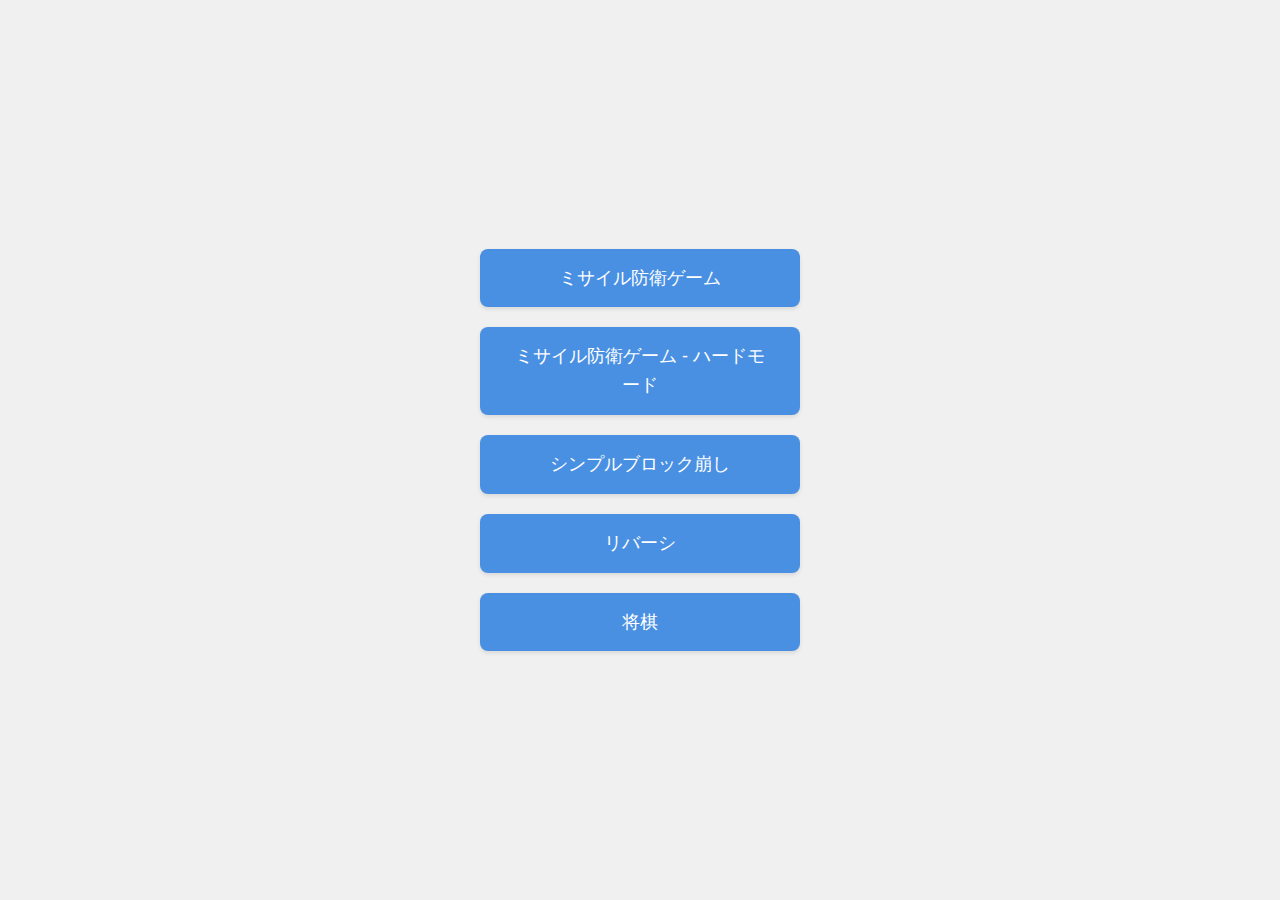
<file: index.html>
<!DOCTYPE html>
<html lang="ja">
<head>
    <meta charset="UTF-8">
    <meta name="viewport" content="width=device-width, initial-scale=1.0">
    <title>ミニゲームメニュー</title>
    <style>
        * {
            margin: 0;
            padding: 0;
            box-sizing: border-box;
        }

        body {
            font-family: -apple-system, BlinkMacSystemFont, "Segoe UI", Roboto, "Helvetica Neue", Arial, sans-serif;
            line-height: 1.6;
            background: #f0f0f0;
        }

        .container {
            display: flex;
            flex-direction: column;
            gap: 20px;
            justify-content: center;
            align-items: center;
            min-height: 100vh;
            padding: 20px;
        }

        .game-link {
            display: flex;
            justify-content: center;
            align-items: center;
            width: 100%;
            max-width: 320px;
            padding: 15px 30px;
            background: #4a90e2;
            color: white;
            text-decoration: none;
            border-radius: 8px;
            font-size: clamp(16px, 4vw, 18px);
            transition: all 0.3s ease;
            text-align: center;
            box-shadow: 0 2px 4px rgba(0, 0, 0, 0.1);
        }

        .game-link:hover {
            background: #357abd;
            transform: translateY(-2px);
            box-shadow: 0 4px 8px rgba(0, 0, 0, 0.2);
        }

        /* タッチデバイス用の最適化 */
        @media (hover: none) {
            .game-link:active {
                background: #357abd;
                transform: translateY(1px);
            }
        }

        /* 小さい画面用の調整 */
        @media (max-width: 480px) {
            .container {
                gap: 16px;
            }

            .game-link {
                padding: 12px 24px;
            }
        }

        /* ダークモード対応 */
        @media (prefers-color-scheme: dark) {
            body {
                background: #1a1a1a;
            }

            .game-link {
                background: #5a9ee2;
            }

            .game-link:hover {
                background: #4589d0;
            }
        }
    </style>
</head>
<body>
    <div class="container">
        <a href="/simple-mini-game/missile/" class="game-link">ミサイル防衛ゲーム</a>
        <a href="/simple-mini-game/missile_hard/" class="game-link">ミサイル防衛ゲーム - ハードモード</a>
        <a href="/simple-mini-game/tet/" class="game-link">シンプルブロック崩し</a>
        <a href="/simple-mini-game/reversi/" class="game-link">リバーシ</a>
        <a href="/simple-mini-game/shogi/" class="game-link">将棋</a>

    </div>
</body>
</html>
</file>
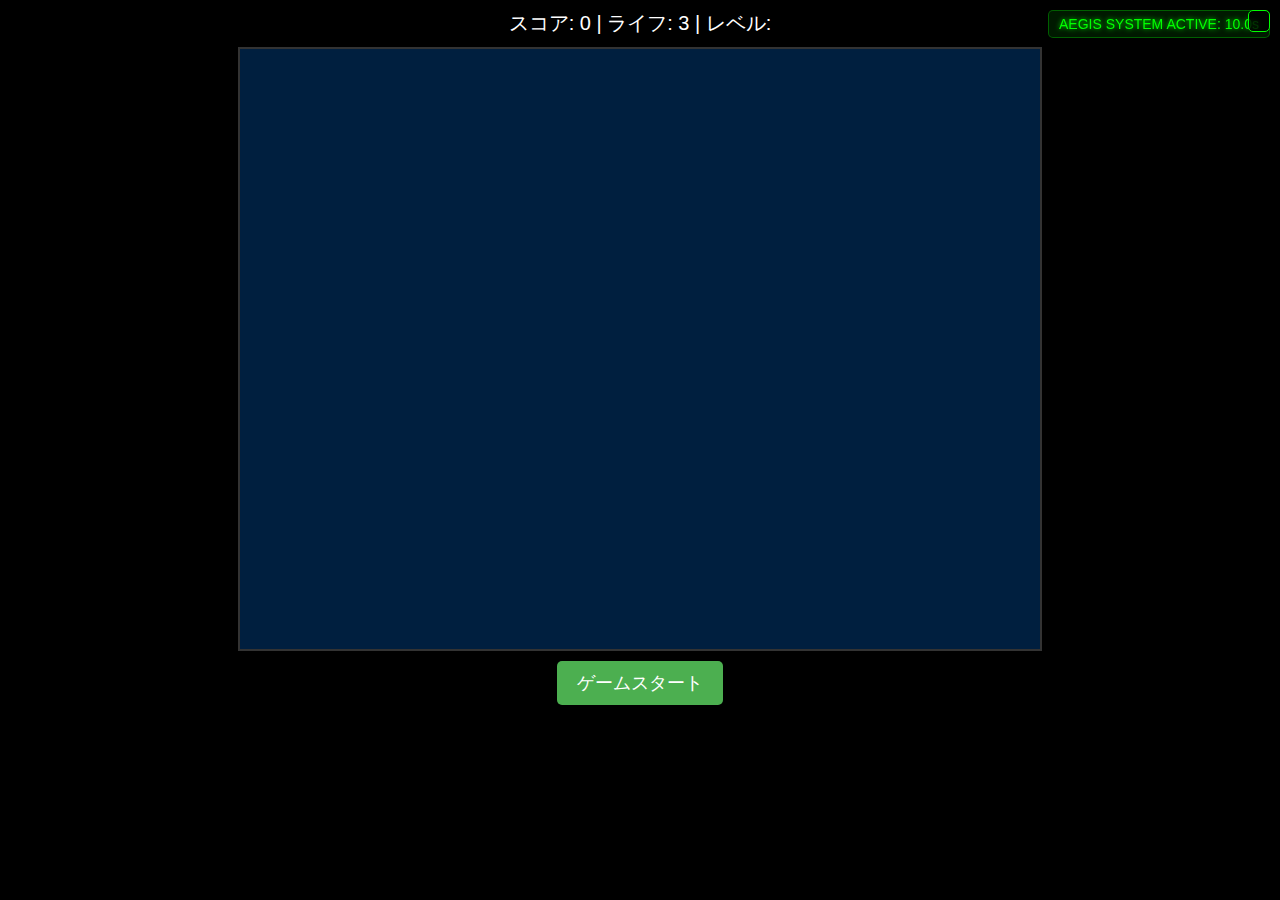
<file: missile/index.html>
<!DOCTYPE html>
<html lang="ja">
<head>
    <meta charset="UTF-8">
    <title>ミサイル防衛ゲーム</title>
    <link rel="stylesheet" href="styles.css">
</head>
<body>
    <div id="gameInfo">
        スコア: <span id="score">0</span> |
        ライフ: <span id="lives">3</span>
        <div id="aegisStatus">
            AEGIS SYSTEM ACTIVE: <span id="aegisTimer">10.0</span>s
        </div>
    </div>

    <canvas id="gameCanvas" width="800" height="600"></canvas>
    <button id="startButton">ゲームスタート</button>

    <div id="aegisWarning"></div>

    <script type="module" src="game.js"></script>
</body>
</html>
</file>
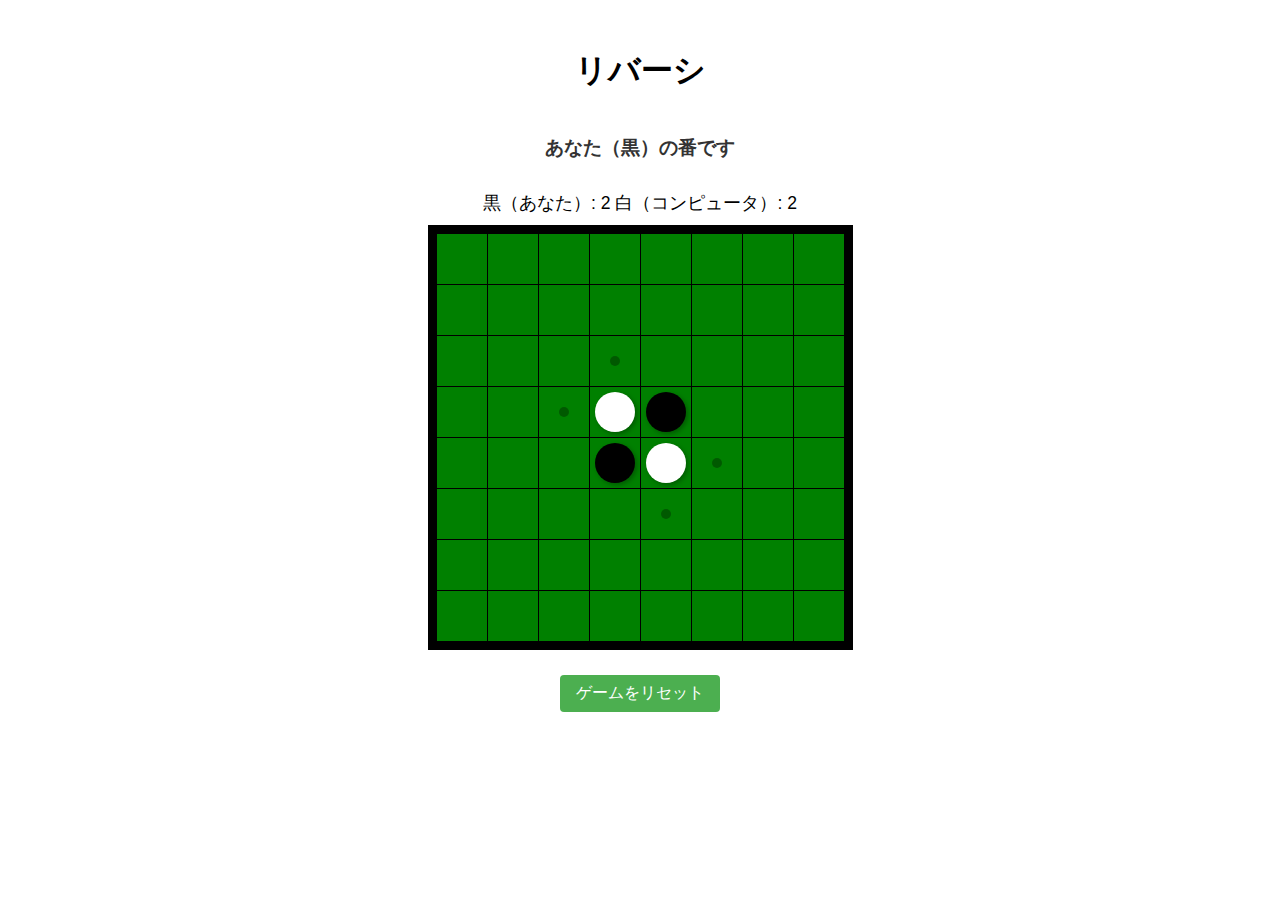
<file: reversi/index.html>
<!DOCTYPE html>
<html lang="ja">
<head>
    <meta charset="UTF-8">
    <title>リバーシ vs コンピュータ</title>
    <style>
        .container {
            display: flex;
            flex-direction: column;
            align-items: center;
            font-family: Arial, sans-serif;
            padding: 20px;
        }
        .board {
            display: grid;
            grid-template-columns: repeat(8, 50px);
            grid-template-rows: repeat(8, 50px);
            gap: 1px;
            background-color: #000;
            padding: 8px;
            border: 1px solid #000;
        }
        .cell {
            width: 50px;
            height: 50px;
            background-color: #008000;
            display: flex;
            justify-content: center;
            align-items: center;
            cursor: pointer;
            position: relative;
        }
        .disc {
            width: 40px;
            height: 40px;
            border-radius: 50%;
            transition: all 0.3s ease;
        }
        .black {
            background-color: #000;
            box-shadow: 2px 2px 5px rgba(0,0,0,0.3);
        }
        .white {
            background-color: #fff;
            box-shadow: 2px 2px 5px rgba(0,0,0,0.3);
        }
        .valid-move::after {
            content: '';
            width: 10px;
            height: 10px;
            background-color: rgba(0, 0, 0, 0.3);
            border-radius: 50%;
        }
        .status {
            margin: 20px 0;
            font-size: 1.2em;
            font-weight: bold;
            color: #333;
        }
        .score {
            margin: 10px 0;
            font-size: 1.1em;
        }
        .controls {
            display: flex;
            gap: 10px;
            margin: 15px 0;
        }
        button {
            margin: 10px;
            padding: 8px 16px;
            font-size: 1em;
            cursor: pointer;
            background-color: #4CAF50;
            color: white;
            border: none;
            border-radius: 4px;
            transition: background-color 0.3s;
        }
        button:hover {
            background-color: #45a049;
        }
        .thinking {
            position: fixed;
            top: 50%;
            left: 50%;
            transform: translate(-50%, -50%);
            background-color: rgba(0, 0, 0, 0.8);
            color: white;
            padding: 20px;
            border-radius: 8px;
            display: none;
        }
    </style>
</head>
<body>
    <div class="container">
        <h1>リバーシ</h1>
        <div class="status">あなた（黒）の番です</div>
        <div class="score">
            黒（あなた）: <span id="blackScore">2</span>
            白（コンピュータ）: <span id="whiteScore">2</span>
        </div>
        <div class="board" id="board"></div>
        <div class="controls">
            <button onclick="resetGame()">ゲームをリセット</button>
        </div>
    </div>
    <div id="thinking" class="thinking">考え中...</div>

    <script>
        const BOARD_SIZE = 8;
        const EMPTY = 0;
        const BLACK = 1; // プレイヤー
        const WHITE = 2; // コンピュータ

        let currentPlayer = BLACK;
        let board = [];
        let gameOver = false;

        // マスの重要度を表す重みづけマップ
        const WEIGHT_MAP = [
            [120, -20,  20,   5,   5,  20, -20, 120],
            [-20, -40,  -5,  -5,  -5,  -5, -40, -20],
            [ 20,  -5,  15,   3,   3,  15,  -5,  20],
            [  5,  -5,   3,   3,   3,   3,  -5,   5],
            [  5,  -5,   3,   3,   3,   3,  -5,   5],
            [ 20,  -5,  15,   3,   3,  15,  -5,  20],
            [-20, -40,  -5,  -5,  -5,  -5, -40, -20],
            [120, -20,  20,   5,   5,  20, -20, 120]
        ];

        function initializeBoard() {
            board = Array(BOARD_SIZE).fill().map(() => Array(BOARD_SIZE).fill(EMPTY));
            const mid = BOARD_SIZE / 2;
            board[mid-1][mid-1] = WHITE;
            board[mid-1][mid] = BLACK;
            board[mid][mid-1] = BLACK;
            board[mid][mid] = WHITE;
        }

        function createBoard() {
            const boardElement = document.getElementById('board');
            boardElement.innerHTML = '';

            for (let i = 0; i < BOARD_SIZE; i++) {
                for (let j = 0; j < BOARD_SIZE; j++) {
                    const cell = document.createElement('div');
                    cell.className = 'cell';
                    cell.dataset.row = i;
                    cell.dataset.col = j;
                    cell.addEventListener('click', () => makeMove(i, j));
                    boardElement.appendChild(cell);
                }
            }
            updateBoard();
        }

        function updateBoard() {
            const cells = document.querySelectorAll('.cell');
            cells.forEach(cell => {
                const row = parseInt(cell.dataset.row);
                const col = parseInt(cell.dataset.col);
                cell.innerHTML = '';
                cell.classList.remove('valid-move');

                if (board[row][col] !== EMPTY) {
                    const disc = document.createElement('div');
                    disc.className = `disc ${board[row][col] === BLACK ? 'black' : 'white'}`;
                    cell.appendChild(disc);
                } else if (!gameOver && currentPlayer === BLACK && isValidMove(row, col, BLACK)) {
                    cell.classList.add('valid-move');
                }
            });

            updateScore();
            updateStatus();
        }

        function updateScore() {
            let blackCount = 0;
            let whiteCount = 0;
            for (let i = 0; i < BOARD_SIZE; i++) {
                for (let j = 0; j < BOARD_SIZE; j++) {
                    if (board[i][j] === BLACK) blackCount++;
                    if (board[i][j] === WHITE) whiteCount++;
                }
            }
            document.getElementById('blackScore').textContent = blackCount;
            document.getElementById('whiteScore').textContent = whiteCount;
        }

        function updateStatus() {
            const status = document.querySelector('.status');
            if (gameOver) {
                const blackCount = parseInt(document.getElementById('blackScore').textContent);
                const whiteCount = parseInt(document.getElementById('whiteScore').textContent);
                if (blackCount > whiteCount) {
                    status.textContent = 'あなたの勝利！';
                } else if (whiteCount > blackCount) {
                    status.textContent = 'コンピュータの勝利！';
                } else {
                    status.textContent = '引き分け！';
                }
            } else {
                status.textContent = currentPlayer === BLACK ? 'あなた（黒）の番です' : 'コンピュータ（白）の番です';
            }
        }

        function showThinking(show) {
            document.getElementById('thinking').style.display = show ? 'block' : 'none';
        }

        function isValidMove(row, col, player) {
            if (board[row][col] !== EMPTY) return false;

            const directions = [
                [-1, -1], [-1, 0], [-1, 1],
                [0, -1],           [0, 1],
                [1, -1],  [1, 0],  [1, 1]
            ];

            return directions.some(([dx, dy]) => {
                return checkDirection(row, col, dx, dy, player);
            });
        }

        function checkDirection(row, col, dx, dy, player) {
            let x = row + dx;
            let y = col + dy;
            let foundOpponent = false;

            while (x >= 0 && x < BOARD_SIZE && y >= 0 && y < BOARD_SIZE) {
                if (board[x][y] === EMPTY) return false;
                if (board[x][y] === player) return foundOpponent;
                foundOpponent = true;
                x += dx;
                y += dy;
            }
            return false;
        }

        function flipDiscs(row, col, player) {
            const directions = [
                [-1, -1], [-1, 0], [-1, 1],
                [0, -1],           [0, 1],
                [1, -1],  [1, 0],  [1, 1]
            ];

            let flipped = 0;
            directions.forEach(([dx, dy]) => {
                if (checkDirection(row, col, dx, dy, player)) {
                    let x = row + dx;
                    let y = col + dy;
                    while (board[x][y] !== player) {
                        board[x][y] = player;
                        flipped++;
                        x += dx;
                        y += dy;
                    }
                }
            });
            return flipped;
        }

        function getValidMoves(player) {
            const moves = [];
            for (let i = 0; i < BOARD_SIZE; i++) {
                for (let j = 0; j < BOARD_SIZE; j++) {
                    if (isValidMove(i, j, player)) {
                        moves.push([i, j]);
                    }
                }
            }
            return moves;
        }

        function evaluatePosition(row, col, player) {
            // 基本スコア（マスの重要度）
            let score = WEIGHT_MAP[row][col];

            // 返せる石の数も評価に加える
            const boardCopy = board.map(row => [...row]);
            const flipped = flipDiscs(row, col, player);
            score += flipped * 2;

            // ボードを元に戻す
            board = boardCopy;

            return score;
        }

        function computerMove() {
            showThinking(true);
            setTimeout(() => {
                const validMoves = getValidMoves(WHITE);
                if (validMoves.length === 0) {
                    currentPlayer = BLACK;
                    if (getValidMoves(BLACK).length === 0) {
                        gameOver = true;
                    }
                } else {
                    let bestScore = -Infinity;
                    let bestMove = validMoves[0];

                    validMoves.forEach(([row, col]) => {
                        const score = evaluatePosition(row, col, WHITE);
                        if (score > bestScore) {
                            bestScore = score;
                            bestMove = [row, col];
                        }
                    });

                    const [row, col] = bestMove;
                    board[row][col] = WHITE;
                    flipDiscs(row, col, WHITE);
                    currentPlayer = BLACK;

                    if (getValidMoves(BLACK).length === 0) {
                        currentPlayer = WHITE;
                        if (getValidMoves(WHITE).length === 0) {
                            gameOver = true;
                        }
                    }
                }
                showThinking(false);
                updateBoard();
            }, 1000); // コンピュータの思考時間を演出
        }

        function makeMove(row, col) {
            if (gameOver || currentPlayer !== BLACK || !isValidMove(row, col, BLACK)) return;

            board[row][col] = BLACK;
            flipDiscs(row, col, BLACK);
            currentPlayer = WHITE;
            updateBoard();

            if (!gameOver) {
                setTimeout(computerMove, 500);
            }
        }

        function resetGame() {
            currentPlayer = BLACK;
            gameOver = false;
            initializeBoard();
            updateBoard();
        }

        // ゲーム開始
        initializeBoard();
        createBoard();
    </script>
</body>
</html>
</file>
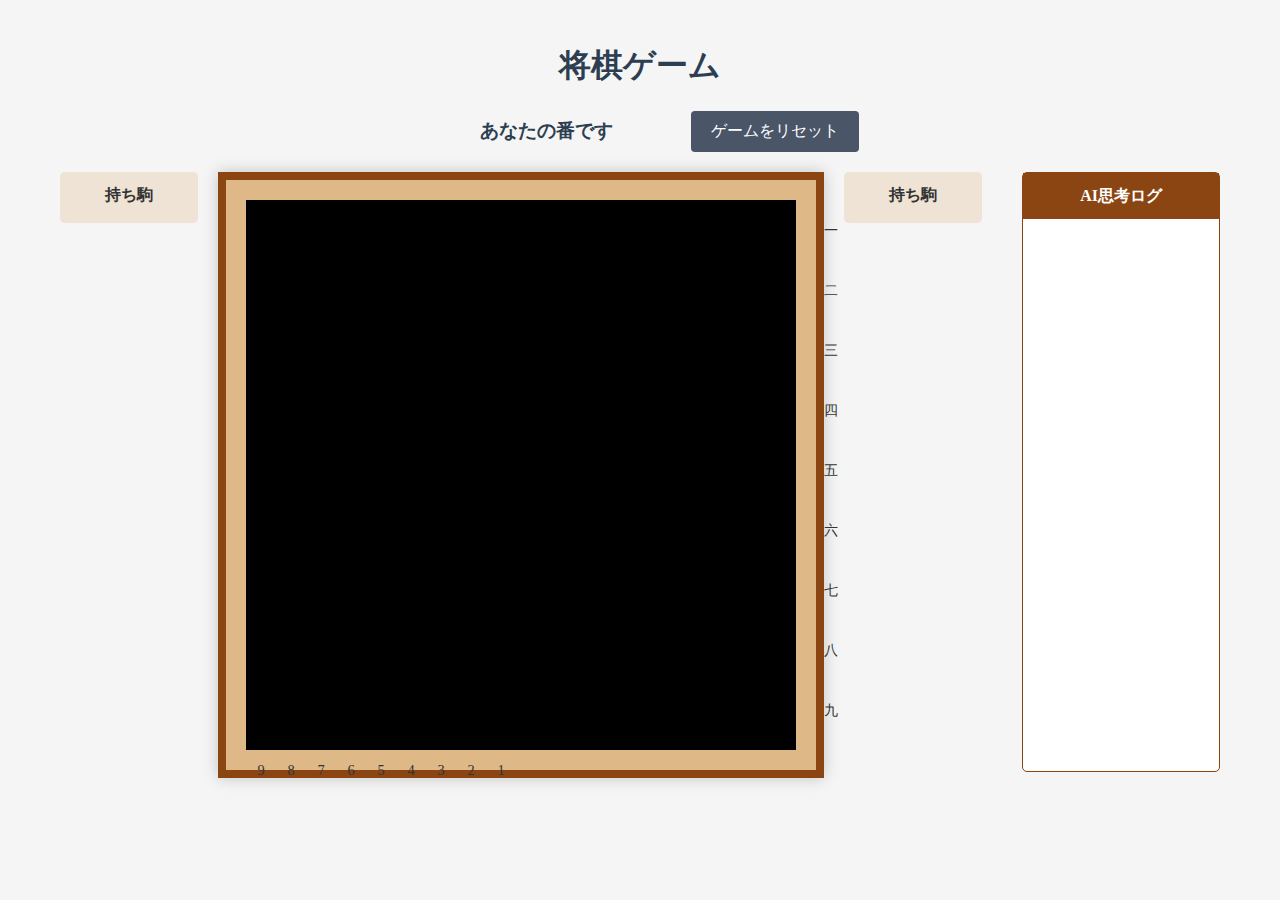
<file: shogi/index.html>
<!DOCTYPE html>
<html lang="ja">
<head>
    <meta charset="UTF-8">
    <meta name="viewport" content="width=device-width, initial-scale=1.0">
    <title>将棋ゲーム</title>
    <link rel="stylesheet" href="styles.css">
</head>
<body>
    <div class="container">
        <h1>将棋ゲーム</h1>

        <div class="status">
            <div id="gameStatus">あなたの番です</div>
            <button id="resetButton">ゲームをリセット</button>
        </div>

        <div class="game-container">
            <div id="opponentCaptured" class="captured-pieces">
                <div class="captured-label">持ち駒</div>
                <div id="opponentCapturedGrid" class="captured-grid"></div>
            </div>

            <div class="board-container">
                <div class="rank-labels">
                    <div>一</div>
                    <div>二</div>
                    <div>三</div>
                    <div>四</div>
                    <div>五</div>
                    <div>六</div>
                    <div>七</div>
                    <div>八</div>
                    <div>九</div>
                </div>

                <div id="board" class="board"></div>

                <div class="file-labels">
                    <div>9</div>
                    <div>8</div>
                    <div>7</div>
                    <div>6</div>
                    <div>5</div>
                    <div>4</div>
                    <div>3</div>
                    <div>2</div>
                    <div>1</div>
                </div>
            </div>

            <div id="playerCaptured" class="captured-pieces">
                <div class="captured-label">持ち駒</div>
                <div id="playerCapturedGrid" class="captured-grid"></div>
            </div>

            <!-- 追加：AI思考ログ表示エリア -->
            <div id="aiLog" class="ai-log-container">
                <div class="ai-log-header">AI思考ログ</div>
                <div id="aiLogContent" class="ai-log-content"></div>
            </div>
        </div>

        <div id="promotionDialog" class="promotion-dialog">
            <div class="promotion-content">
                <p>駒を成りますか？</p>
                <div class="promotion-buttons">
                    <button id="promoteYes">はい</button>
                    <button id="promoteNo">いいえ</button>
                </div>
            </div>
        </div>

        <div id="gameOverDialog" class="game-over-dialog">
            <div class="game-over-content">
                <div id="gameOverMessage"></div>
                <button>新しいゲーム</button>
            </div>
        </div>
    </div>

    <script type="module" src="game.js"></script>
</body>
</html>
</file>
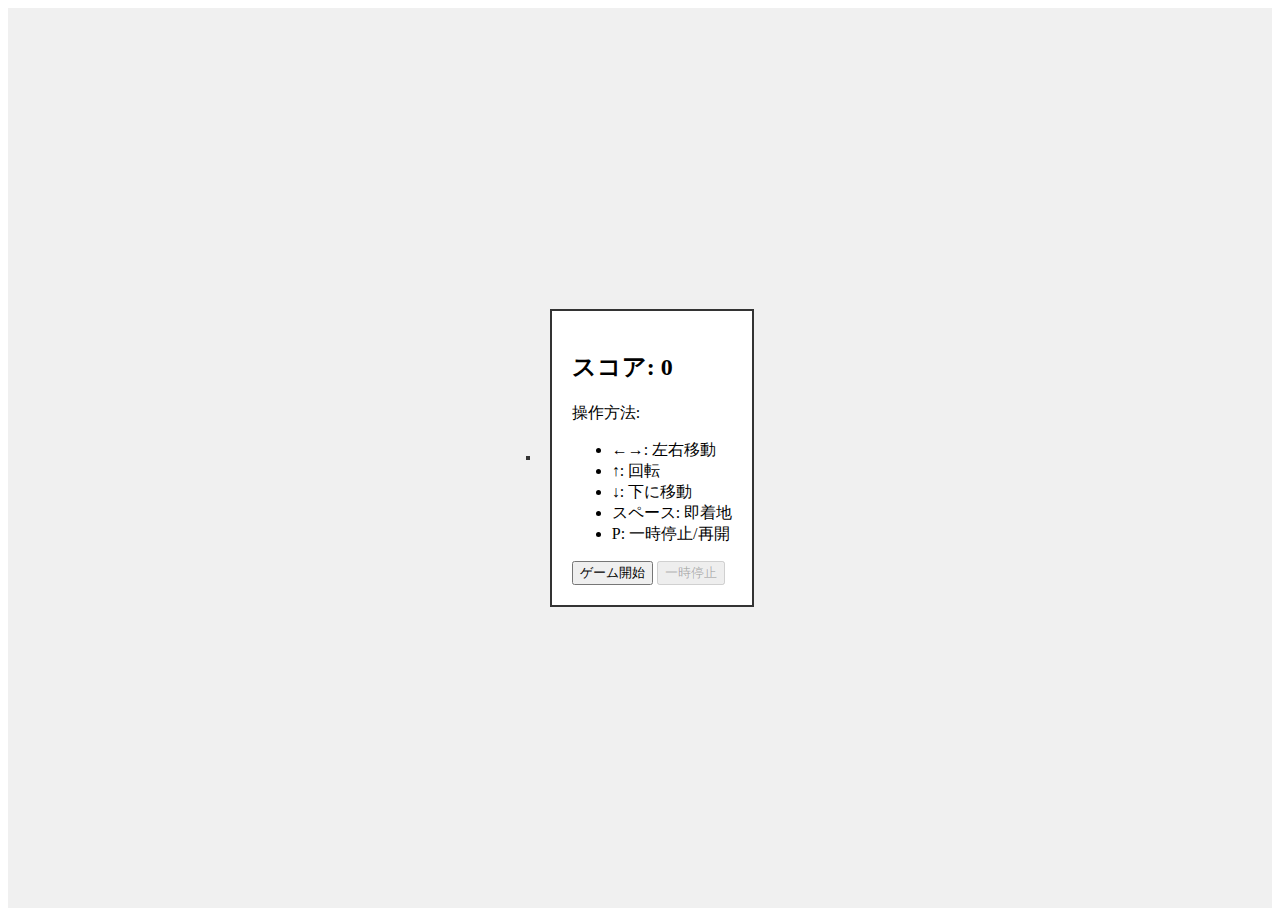
<file: tet/index.html>
<!DOCTYPE html>
<html>
<head>
    <title>テトリス風ゲーム</title>
    <style>
        .game-container {
            display: flex;
            justify-content: center;
            align-items: center;
            height: 100vh;
            background-color: #f0f0f0;
        }

        .game-board {
            border: 2px solid #333;
            background-color: #fff;
        }

        .game-info {
            margin-left: 20px;
            padding: 20px;
            background-color: #fff;
            border: 2px solid #333;
        }

        .cell {
            width: 30px;
            height: 30px;
            border: 1px solid #ccc;
            box-sizing: border-box;
        }

        .row {
            display: flex;
        }

        .piece-I { background-color: #00f0f0; }
        .piece-O { background-color: #f0f000; }
        .piece-T { background-color: #a000f0; }
        .piece-S { background-color: #00f000; }
        .piece-Z { background-color: #f00000; }
        .piece-J { background-color: #0000f0; }
        .piece-L { background-color: #f0a000; }
    </style>
</head>
<body>
    <div class="game-container">
        <div>
            <div id="board" class="game-board"></div>
        </div>
        <div class="game-info">
            <h2>スコア: <span id="score">0</span></h2>
            <p>操作方法:</p>
            <ul>
                <li>←→: 左右移動</li>
                <li>↑: 回転</li>
                <li>↓: 下に移動</li>
                <li>スペース: 即着地</li>
                <li>P: 一時停止/再開</li>
            </ul>
            <button onclick="startGame()">ゲーム開始</button>
            <button id="pauseButton" onclick="togglePause()" disabled>一時停止
        </div>
    </div>

    <script>
        const BOARD_ROWS = 20;
        const BOARD_COLS = 10;
        const EMPTY = 0;
        
        // テトリミノの形状定義
        const PIECES = {
            'I': {
                shape: [[1, 1, 1, 1]],
                className: 'piece-I'
            },
            'O': {
                shape: [[1, 1], [1, 1]],
                className: 'piece-O'
            },
            'T': {
                shape: [[0, 1, 0], [1, 1, 1]],
                className: 'piece-T'
            },
            'S': {
                shape: [[0, 1, 1], [1, 1, 0]],
                className: 'piece-S'
            },
            'Z': {
                shape: [[1, 1, 0], [0, 1, 1]],
                className: 'piece-Z'
            },
            'J': {
                shape: [[1, 0, 0], [1, 1, 1]],
                className: 'piece-J'
            },
            'L': {
                shape: [[0, 0, 1], [1, 1, 1]],
                className: 'piece-L'
            }
        };

        let board = [];
        let currentPiece = null;
        let currentPiecePosition = { x: 0, y: 0 };
        let score = 0;
        let gameInterval = null;
        let isGameOver = false;
        let isPaused = false;

        // ボードの初期化
        function initializeBoard() {
            board = Array(BOARD_ROWS).fill().map(() => Array(BOARD_COLS).fill(EMPTY));
            renderBoard();
        }

        // ボードの描画
        function renderBoard() {
            const boardElement = document.getElementById('board');
            boardElement.innerHTML = '';

            // 現在のボードの状態をコピー
            let displayBoard = board.map(row => [...row]);

            // 現在のピースを表示用ボードに追加
            if (currentPiece) {
                const shape = currentPiece.shape;
                for (let y = 0; y < shape.length; y++) {
                    for (let x = 0; x < shape[y].length; x++) {
                        if (shape[y][x]) {
                            const boardY = currentPiecePosition.y + y;
                            const boardX = currentPiecePosition.x + x;
                            if (boardY >= 0 && boardY < BOARD_ROWS && boardX >= 0 && boardX < BOARD_COLS) {
                                displayBoard[boardY][boardX] = currentPiece.type;
                            }
                        }
                    }
                }
            }

            // ボードの描画
            displayBoard.forEach(row => {
                const rowElement = document.createElement('div');
                rowElement.className = 'row';
                row.forEach(cell => {
                    const cellElement = document.createElement('div');
                    cellElement.className = 'cell';
                    if (cell !== EMPTY) {
                        cellElement.classList.add(PIECES[cell].className);
                    }
                    rowElement.appendChild(cellElement);
                });
                boardElement.appendChild(rowElement);
            });
        }

        // 新しいピースの生成
        function generateNewPiece() {
            const pieces = Object.keys(PIECES);
            const randomPiece = pieces[Math.floor(Math.random() * pieces.length)];
            currentPiece = {
                shape: PIECES[randomPiece].shape,
                type: randomPiece
            };
            currentPiecePosition = {
                x: Math.floor((BOARD_COLS - currentPiece.shape[0].length) / 2),
                y: -currentPiece.shape.length
            };

            if (!isValidMove(currentPiecePosition.x, currentPiecePosition.y)) {
                gameOver();
            }
        }

        // 移動が有効かチェック
        function isValidMove(newX, newY) {
            for (let y = 0; y < currentPiece.shape.length; y++) {
                for (let x = 0; x < currentPiece.shape[y].length; x++) {
                    if (currentPiece.shape[y][x]) {
                        const boardX = newX + x;
                        const boardY = newY + y;

                        if (boardX < 0 || boardX >= BOARD_COLS || 
                            boardY >= BOARD_ROWS ||
                            (boardY >= 0 && board[boardY][boardX] !== EMPTY)) {
                            return false;
                        }
                    }
                }
            }
            return true;
        }

        // ピースの回転
        function rotatePiece() {
            const newShape = [];
            for (let i = 0; i < currentPiece.shape[0].length; i++) {
                newShape.push([]);
                for (let j = currentPiece.shape.length - 1; j >= 0; j--) {
                    newShape[i].push(currentPiece.shape[j][i]);
                }
            }

            const originalShape = currentPiece.shape;
            currentPiece.shape = newShape;

            if (!isValidMove(currentPiecePosition.x, currentPiecePosition.y)) {
                currentPiece.shape = originalShape;
            }
            renderBoard();
        }

        // ピースの固定
        function lockPiece() {
            for (let y = 0; y < currentPiece.shape.length; y++) {
                for (let x = 0; x < currentPiece.shape[y].length; x++) {
                    if (currentPiece.shape[y][x]) {
                        const boardY = currentPiecePosition.y + y;
                        const boardX = currentPiecePosition.x + x;
                        if (boardY >= 0) {
                            board[boardY][boardX] = currentPiece.type;
                        }
                    }
                }
            }

            clearLines();
            generateNewPiece();
            renderBoard();
        }

        // 列のクリア処理
        function clearLines() {
            let linesCleared = 0;

            for (let y = BOARD_ROWS - 1; y >= 0; y--) {
                if (board[y].every(cell => cell !== EMPTY)) {
                    board.splice(y, 1);
                    board.unshift(Array(BOARD_COLS).fill(EMPTY));
                    linesCleared++;
                    y++;
                }
            }

            if (linesCleared > 0) {
                score += linesCleared * 100;
                document.getElementById('score').textContent = score;
            }
        }

        // ゲームオーバー処理
        function gameOver() {
            isGameOver = true;
            clearInterval(gameInterval);
            document.getElementById('pauseButton').disabled = true;
            alert('ゲームオーバー！ スコア: ' + score);
        }

        // 一時停止の切り替え
        function togglePause() {
            if (isGameOver) return;
            
            isPaused = !isPaused;
            const pauseButton = document.getElementById('pauseButton');
            
            if (isPaused) {
                clearInterval(gameInterval);
                pauseButton.textContent = '再開';
                // 一時停止中の表示
                const boardElement = document.getElementById('board');
                const pauseOverlay = document.createElement('div');
                pauseOverlay.id = 'pause-overlay';
                pauseOverlay.style.position = 'absolute';
                pauseOverlay.style.top = '50%';
                pauseOverlay.style.left = '50%';
                pauseOverlay.style.transform = 'translate(-50%, -50%)';
                pauseOverlay.style.background = 'rgba(0, 0, 0, 0.7)';
                pauseOverlay.style.color = 'white';
                pauseOverlay.style.padding = '20px';
                pauseOverlay.style.borderRadius = '5px';
                pauseOverlay.textContent = '一時停止中';
                boardElement.style.position = 'relative';
                boardElement.appendChild(pauseOverlay);
            } else {
                gameInterval = setInterval(() => {
                    if (!isValidMove(currentPiecePosition.x, currentPiecePosition.y + 1)) {
                        lockPiece();
                    } else {
                        currentPiecePosition.y++;
                        renderBoard();
                    }
                }, 1000);
                pauseButton.textContent = '一時停止';
                // 一時停止表示を削除
                const pauseOverlay = document.getElementById('pause-overlay');
                if (pauseOverlay) {
                    pauseOverlay.remove();
                }
            }
        }

        // ゲーム開始
        function startGame() {
            initializeBoard();
            score = 0;
            document.getElementById('score').textContent = score;
            isGameOver = false;
            isPaused = false;
            document.getElementById('pauseButton').disabled = false;
            document.getElementById('pauseButton').textContent = '一時停止';
            const pauseOverlay = document.getElementById('pause-overlay');
            if (pauseOverlay) {
                pauseOverlay.remove();
            }
            generateNewPiece();

            if (gameInterval) {
                clearInterval(gameInterval);
            }

            gameInterval = setInterval(() => {
                if (!isValidMove(currentPiecePosition.x, currentPiecePosition.y + 1)) {
                    lockPiece();
                } else {
                    currentPiecePosition.y++;
                    renderBoard();
                }
            }, 1000);
        }

        // キーボード操作
        document.addEventListener('keydown', (event) => {
            if (isGameOver) return;
            
            // Pキーで一時停止/再開
            if (event.key.toLowerCase() === 'p') {
                togglePause();
                return;
            }
            
            // 一時停止中は他のキー操作を無効化
            if (isPaused) return;

            switch (event.key) {
                case 'ArrowLeft':
                    if (isValidMove(currentPiecePosition.x - 1, currentPiecePosition.y)) {
                        currentPiecePosition.x--;
                        renderBoard();
                    }
                    break;
                case 'ArrowRight':
                    if (isValidMove(currentPiecePosition.x + 1, currentPiecePosition.y)) {
                        currentPiecePosition.x++;
                        renderBoard();
                    }
                    break;
                case 'ArrowDown':
                    if (isValidMove(currentPiecePosition.x, currentPiecePosition.y + 1)) {
                        currentPiecePosition.y++;
                        renderBoard();
                    }
                    break;
                case 'ArrowUp':
                    rotatePiece();
                    break;
                case ' ':
                    event.preventDefault(); // ページのスクロールを防ぐ
                    let nextY = currentPiecePosition.y;
                    while (isValidMove(currentPiecePosition.x, nextY + 1)) {
                        nextY++;
                    }
                    currentPiecePosition.y = nextY;
                    lockPiece();
                    break;
            }
        });
    </script>
</body>
</html>
</file>
<file: missile/styles.css>
body {
    margin: 0;
    overflow: hidden;
    background-color: #000;
    display: flex;
    flex-direction: column;
    align-items: center;
    font-family: Arial, sans-serif;
}

#gameCanvas {
    border: 2px solid #333;
    background-color: #001f3f;
}

#gameInfo {
    color: white;
    margin: 10px;
    font-size: 20px;
}

#startButton {
    padding: 10px 20px;
    font-size: 18px;
    margin: 10px;
    cursor: pointer;
    background-color: #4CAF50;
    color: white;
    border: none;
    border-radius: 5px;
}

#startButton:hover {
    background-color: #45a049;
}

#aegisStatus {
    position: fixed;
    top: 10px;
    right: 10px;
    font-size: 14px;
    background-color: rgba(0, 255, 0, 0.1);
    padding: 5px 10px;
    border-radius: 5px;
    border: 1px solid rgba(0, 255, 0, 0.3);
    text-shadow: 0 0 5px #00ff00;
    color: #00ff00;
    z-index: 1000;
}

@keyframes aegisGlow {
    0% { border-color: rgba(0, 255, 0, 0.3); }
    50% { border-color: rgba(0, 255, 0, 0.8); }
    100% { border-color: rgba(0, 255, 0, 0.3); }
}

.aegis-active {
    animation: aegisGlow 1s infinite;
}

#aegisWarning {
    position: fixed;
    top: 10px;
    right: 10px;
    background-color: rgba(0, 0, 0, 0.8);
    border: 1px solid #00ff00;
    padding: 10px;
    border-radius: 5px;
    color: #00ff00;
    font-family: Arial, sans-serif;
    font-size: 14px;
    font-weight: bold;
    text-align: center;
    text-shadow: 0 0 5px #00ff00;
    z-index: 1000;
    transition: opacity 0.3s ease-in-out;
}

#level {
    color: #FFD700;
    font-weight: bold;
    text-shadow: 0 0 5px #FFD700;
}

@keyframes splitWarning {
    0% { opacity: 1; }
    50% { opacity: 0.5; }
    100% { opacity: 1; }
}

.splitting-missile {
    animation: splitWarning 1s infinite;
}
</file>
<file: shogi/styles.css>
/* 全体のスタイリング */
* {
    margin: 0;
    padding: 0;
    box-sizing: border-box;
}

body {
    font-family: "游明朝", YuMincho, "ヒラギノ明朝 ProN W3", "Hiragino Mincho ProN", "HG明朝E", "ＭＳ Ｐ明朝", "ＭＳ 明朝", serif;
    background: #f5f5f5;
    color: #333;
    line-height: 1.6;
}

.container {
    max-width: 1200px;
    margin: 0 auto;
    padding: 20px;
}

h1 {
    text-align: center;
    margin: 20px 0;
    color: #2c3e50;
    font-weight: bold;
}

/* ゲームステータス */
.status {
    text-align: center;
    margin: 20px 0;
    display: flex;
    justify-content: center;
    align-items: center;
    gap: 20px;
}

#gameStatus {
    font-size: 1.2em;
    font-weight: bold;
    color: #2c3e50;
    min-width: 250px;
}

button {
    padding: 10px 20px;
    font-size: 1em;
    background: #4a5568;
    color: white;
    border: none;
    border-radius: 4px;
    cursor: pointer;
    transition: background-color 0.3s;
}

button:hover {
    background: #2d3748;
}

/* ゲーム画面のレイアウト */
.game-container {
    display: flex;
    justify-content: center;
    align-items: flex-start;
    gap: 20px;
    margin: 20px 0;
}

/* 将棋盤のスタイリング */
.board-container {
    position: relative;
    background: #DEB887;
    padding: 20px;
    border: 8px solid #8B4513;
    box-shadow: 0 0 15px rgba(0, 0, 0, 0.2);
}

.board {
    display: grid;
    grid-template-columns: repeat(9, 60px);
    grid-template-rows: repeat(9, 60px);
    gap: 1px;
    background: #000;
    border: 1px solid #000;
}

.cell {
    width: 60px;
    height: 60px;
    background: #DEB887;
    display: flex;
    justify-content: center;
    align-items: center;
    position: relative;
    cursor: pointer;
}

.cell:hover {
    background: #d4a76a;
}

.cell.selected {
    background: #f0d4a8;
}

.cell.valid-move {
    background: rgba(144, 238, 144, 0.5);
}

/* 駒のスタイリング */
.piece {
    width: 54px;
    height: 54px;
    background: #FFE4B5;
    border: 1px solid #8B4513;
    border-radius: 5px;
    display: flex;
    justify-content: center;
    align-items: center;
    font-size: 1.2em;
    font-weight: bold;
    cursor: pointer;
    user-select: none;
    position: relative;
    transition: transform 0.2s;
}

.piece.opponent {
    transform: rotate(180deg);
}

.piece:hover {
    transform: scale(1.05);
}

.piece.opponent:hover {
    transform: rotate(180deg) scale(1.05);
}

/* 持ち駒エリアのスタイリング */
.captured-pieces {
    width: 200px;
    background: rgba(222, 184, 135, 0.3);
    padding: 10px;
    border-radius: 5px;
}

.captured-section {
    margin-bottom: 10px;
}

.captured-label {
    font-weight: bold;
    margin-bottom: 5px;
    text-align: center;
}

.captured-grid {
    display: grid;
    grid-template-columns: repeat(3, 1fr);
    gap: 5px;
}

.captured-piece {
    width: 40px;
    height: 40px;
    font-size: 0.9em;
    cursor: pointer;
    background: #FFE4B5;
    border: 1px solid #8B4513;
    border-radius: 5px;
    display: flex;
    justify-content: center;
    align-items: center;
    transition: transform 0.2s, background-color 0.2s;
}

/* AI思考ログのスタイリング */
.ai-log-container {
    width: 300px;
    background: white;
    border: 1px solid #8B4513;
    border-radius: 5px;
    margin-left: 20px;
    display: flex;
    flex-direction: column;
    height: 600px;
}

.ai-log-header {
    background: #8B4513;
    color: white;
    padding: 10px;
    font-weight: bold;
    text-align: center;
}

.ai-log-content {
    flex-grow: 1;
    overflow-y: auto;
    padding: 10px;
    font-family: monospace;
    font-size: 0.9em;
    white-space: pre-wrap;
    line-height: 1.4;
}

/* 段と筋のラベル */
.rank-labels, .file-labels {
    display: flex;
    position: absolute;
}

.rank-labels {
    flex-direction: column;
    right: -30px;
    top: 20px;
    height: calc(9 * 60px);
}

.file-labels {
    bottom: -30px;
    left: 20px;
    width: calc(9 * 60px);
}

.rank-labels div, .file-labels div {
    width: 30px;
    height: 60px;
    display: flex;
    justify-content: center;
    align-items: center;
    font-size: 0.9em;
}

/* ダイアログのスタイリング */
.promotion-dialog, .game-over-dialog {
    display: none;
    position: fixed;
    top: 0;
    left: 0;
    width: 100%;
    height: 100%;
    background: rgba(0, 0, 0, 0.5);
    justify-content: center;
    align-items: center;
    z-index: 1000;
}

.promotion-content, .game-over-content {
    background: white;
    padding: 20px 30px;
    border-radius: 8px;
    text-align: center;
}

.promotion-buttons {
    display: flex;
    justify-content: center;
    gap: 10px;
    margin-top: 15px;
}

/* アニメーション効果 */
@keyframes pieceMove {
    0% { transform: scale(1); }
    50% { transform: scale(1.1); }
    100% { transform: scale(1); }
}

.piece.moving {
    animation: pieceMove 0.3s ease;
}

@keyframes thinking {
    0% { opacity: 1; }
    50% { opacity: 0.6; }
    100% { opacity: 1; }
}

.thinking {
    animation: thinking 1.5s ease-in-out infinite;
}

/* 特殊効果 */
.last-move {
    background: rgba(255, 255, 0, 0.2);
}

.check {
    background: rgba(255, 0, 0, 0.2);
}

.piece.promoted {
    color: #ff0000;
}

/* アクセシビリティ */
.visually-hidden {
    position: absolute;
    width: 1px;
    height: 1px;
    padding: 0;
    margin: -1px;
    overflow: hidden;
    clip: rect(0, 0, 0, 0);
    border: 0;
}

/* レスポンシブデザイン */
@media (max-width: 1200px) {
    .game-container {
        flex-direction: column;
        align-items: center;
    }

    .captured-pieces {
        width: 100%;
        max-width: 600px;
        margin: 10px 0;
    }

    .captured-grid {
        grid-template-columns: repeat(7, 1fr);
    }

    .ai-log-container {
        width: 100%;
        max-width: 600px;
        height: 300px;
        margin: 20px 0;
    }
}

@media (max-width: 600px) {
    .board {
        grid-template-columns: repeat(9, 40px);
        grid-template-rows: repeat(9, 40px);
    }

    .cell {
        width: 40px;
        height: 40px;
    }

    .piece {
        width: 36px;
        height: 36px;
        font-size: 0.9em;
    }

    .rank-labels div, .file-labels div {
        width: 20px;
        height: 40px;
        font-size: 0.8em;
    }
}
</file>
